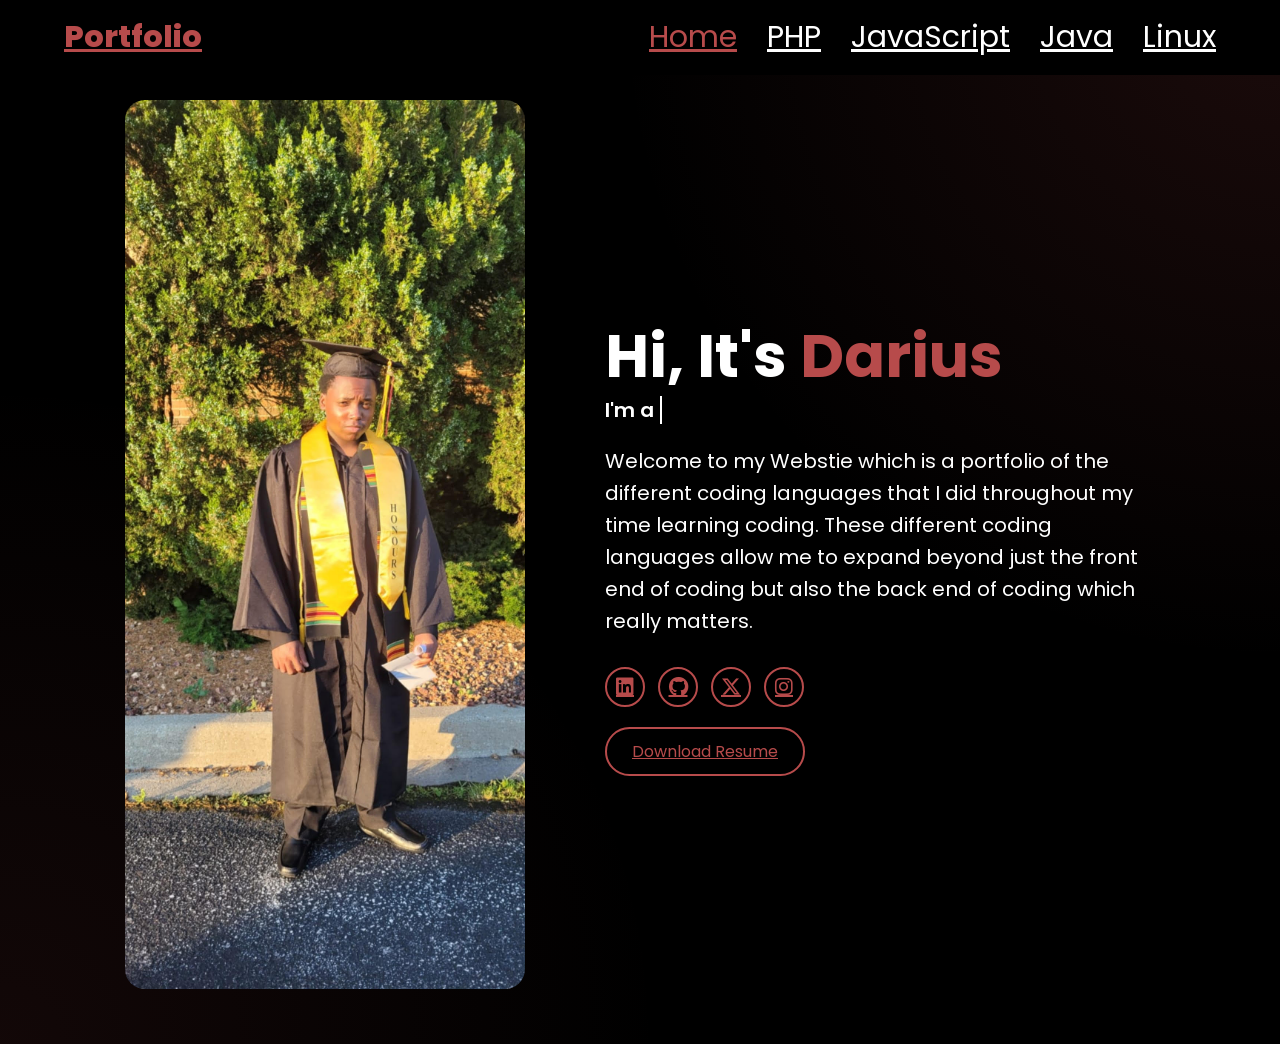
<file: index.html>
<!DOCTYPE html>
<html lang="en">
<head>
    <meta charset="UTF-8">
    <meta name="viewport" content="width=device-width, initial-scale=1.0">
    <link rel="stylesheet" href="https://cdnjs.cloudflare.com/ajax/libs/font-awesome/6.5.2/css/all.min.css">
    <link rel="stylesheet" href="style.css">
    <title>Portfolio Website</title>
</head>
<body>
    <header>
        <a href="#"class="logo">Portfolio</a>

        <nav>
        <a href="#" class="active">Home</a>
        <a href="php.html">PHP</a>
        <a href="#">JavaScript</a>
        <a href="#">Java</a>
        <a href="#">Linux</a>
        </nav>
    </header>
    <section class="home">
        <div class="home-img">
            <img src="GRAD.jpg" alt="">
        </div>
        <div class="home-content">
            <h1>Hi, It's<span> Darius</span></h1>
            <h3 class="typing-text">I'm a <span></span></h3>
            <p>Welcome to my Webstie which is a portfolio of the different coding languages that I did throughout my time learning coding. These different coding languages 
                allow me to expand beyond just the front end of coding but also the back end of coding which really matters.</p>
            <div class="social-icons">
                <a href="#"><i class="fa-brands fa-linkedin"></i></a>
                <a href="#"><i class="fa-brands fa-github"></i></a>
                <a href="#"><i class="fa-brands fa-x-twitter"></i></a>
                <a href="#"><i class="fa-brands fa-instagram"></i></a>
            </div>
            <a href="#" class="btn">Download Resume</a>
        </div>
    </section>
    <script>
const links = document.querySelectorAll("nav a");

links.forEach(link => {
    link.addEventListener("click", function () {

        // remove active from all
        links.forEach(l => l.classList.remove("active"));

        // add active to clicked one
        this.classList.add("active");
    });
});
</script>
</body>
</html>
</file>
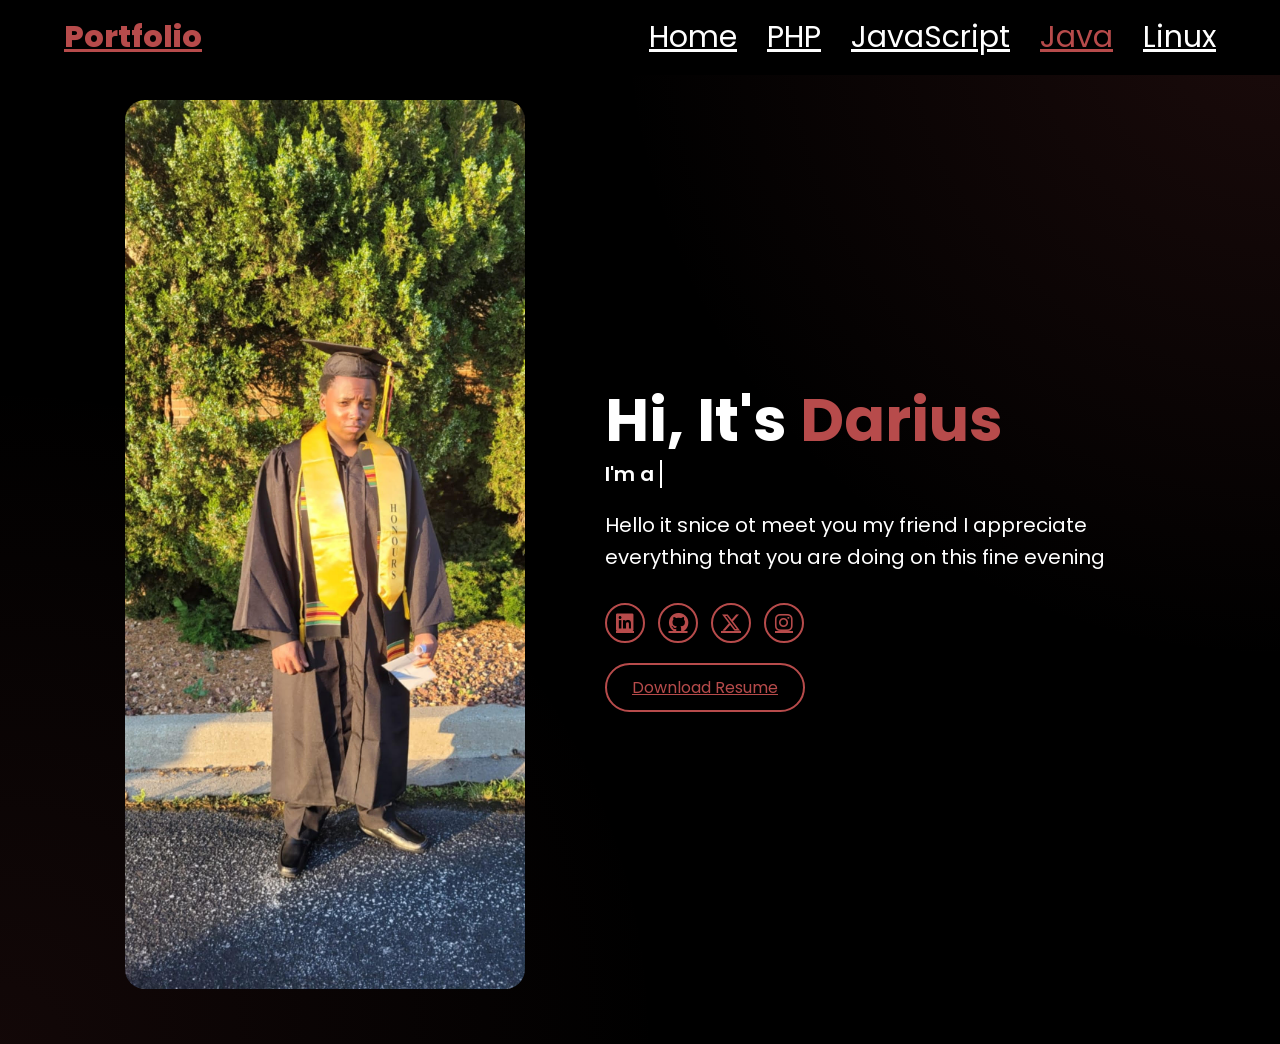
<file: java.html>
<!DOCTYPE html>
<html lang="en">
<head>
    <meta charset="UTF-8">
    <meta name="viewport" content="width=device-width, initial-scale=1.0">
    <link rel="stylesheet" href="https://cdnjs.cloudflare.com/ajax/libs/font-awesome/6.5.2/css/all.min.css">
    <link rel="stylesheet" href="style.css">
    <title>Portfolio Website</title>
</head>
<body>
    <header>
        <a href="#"class="logo">Portfolio</a>

        <nav>
        <a href="index.html">Home</a>
        <a href="php.html">PHP</a>
        <a href="javascript.html">JavaScript</a>
        <a href="java.html" class="active">Java</a>
        <a href="linux.html">Linux</a>
        </nav>
    </header>
    <section class="home">
        <div class="home-img">
            <img src="GRAD.jpg" alt="">
        </div>
        <div class="home-content">
            <h1>Hi, It's<span> Darius</span></h1>
            <h3 class="typing-text">I'm a <span></span></h3>
            <p>Hello it snice ot meet you my friend I appreciate everything that you are doing on this fine evening</p>
            <div class="social-icons">
                <a href="#"><i class="fa-brands fa-linkedin"></i></a>
                <a href="#"><i class="fa-brands fa-github"></i></a>
                <a href="#"><i class="fa-brands fa-x-twitter"></i></a>
                <a href="#"><i class="fa-brands fa-instagram"></i></a>
            </div>
            <a href="#" class="btn">Download Resume</a>
        </div>
    </section>
</body>
</html>
</file>
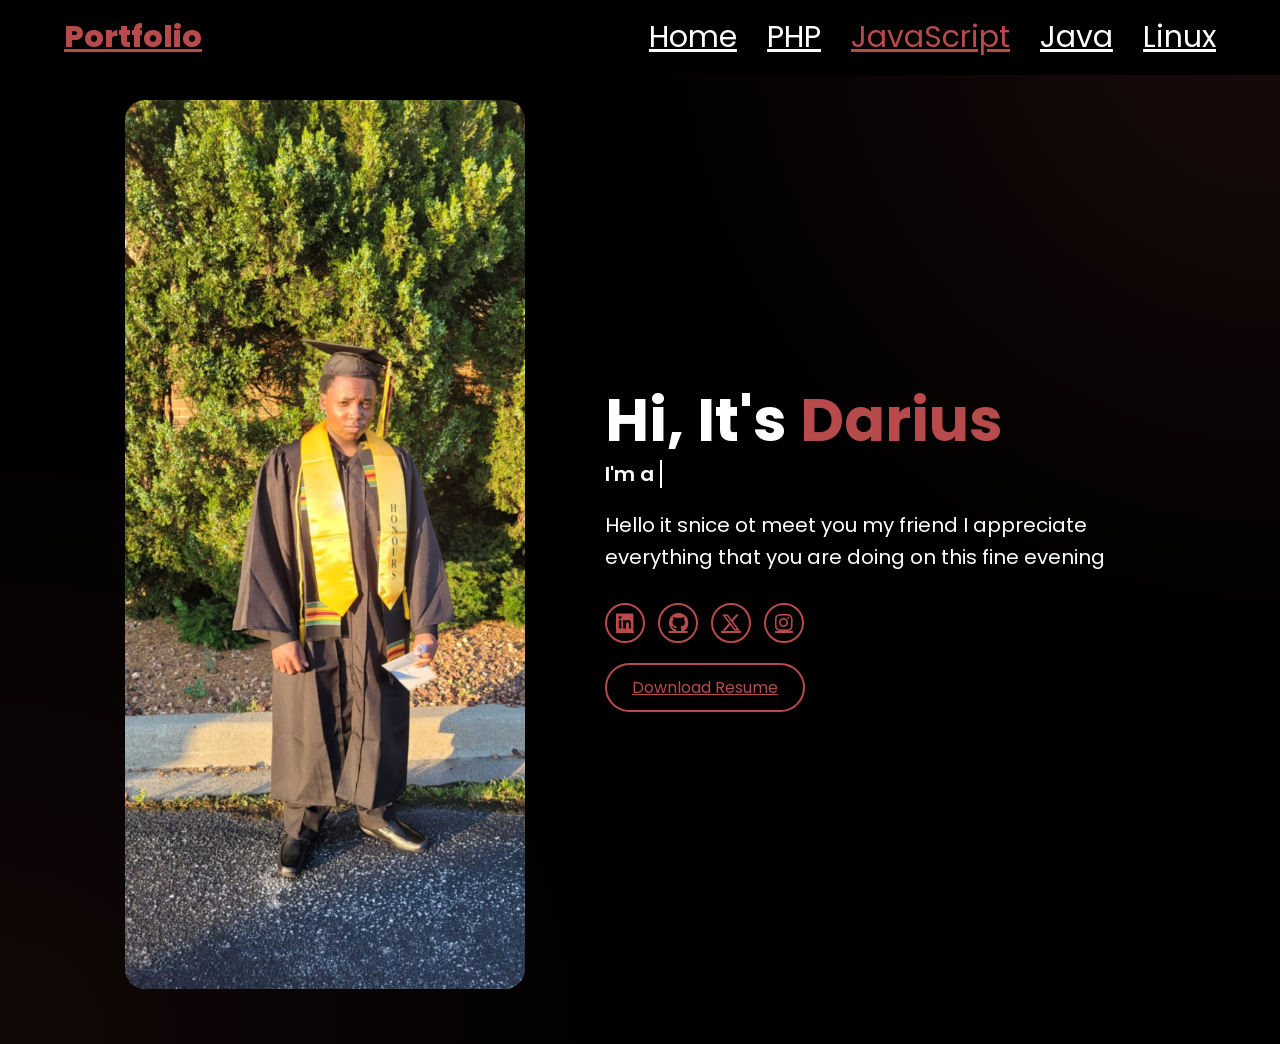
<file: javascript.html>
<!DOCTYPE html>
<html lang="en">
<head>
    <meta charset="UTF-8">
    <meta name="viewport" content="width=device-width, initial-scale=1.0">
    <link rel="stylesheet" href="https://cdnjs.cloudflare.com/ajax/libs/font-awesome/6.5.2/css/all.min.css">
    <link rel="stylesheet" href="style.css">
    <title>Portfolio Website</title>
</head>
<body>
    <header>
        <a href="#"class="logo">Portfolio</a>

        <nav>
        <a href="index.html">Home</a>
        <a href="php.html">PHP</a>
        <a href="javascript.html" class="active">JavaScript</a>
        <a href="java.html">Java</a>
        <a href="linux.html">Linux</a>
        </nav>
    </header>
    <section class="home">
        <div class="home-img">
            <img src="GRAD.jpg" alt="">
        </div>
        <div class="home-content">
            <h1>Hi, It's<span> Darius</span></h1>
            <h3 class="typing-text">I'm a <span></span></h3>
            <p>Hello it snice ot meet you my friend I appreciate everything that you are doing on this fine evening</p>
            <div class="social-icons">
                <a href="#"><i class="fa-brands fa-linkedin"></i></a>
                <a href="#"><i class="fa-brands fa-github"></i></a>
                <a href="#"><i class="fa-brands fa-x-twitter"></i></a>
                <a href="#"><i class="fa-brands fa-instagram"></i></a>
            </div>
            <a href="#" class="btn">Download Resume</a>
        </div>
    </section>
</body>
</html>
</file>
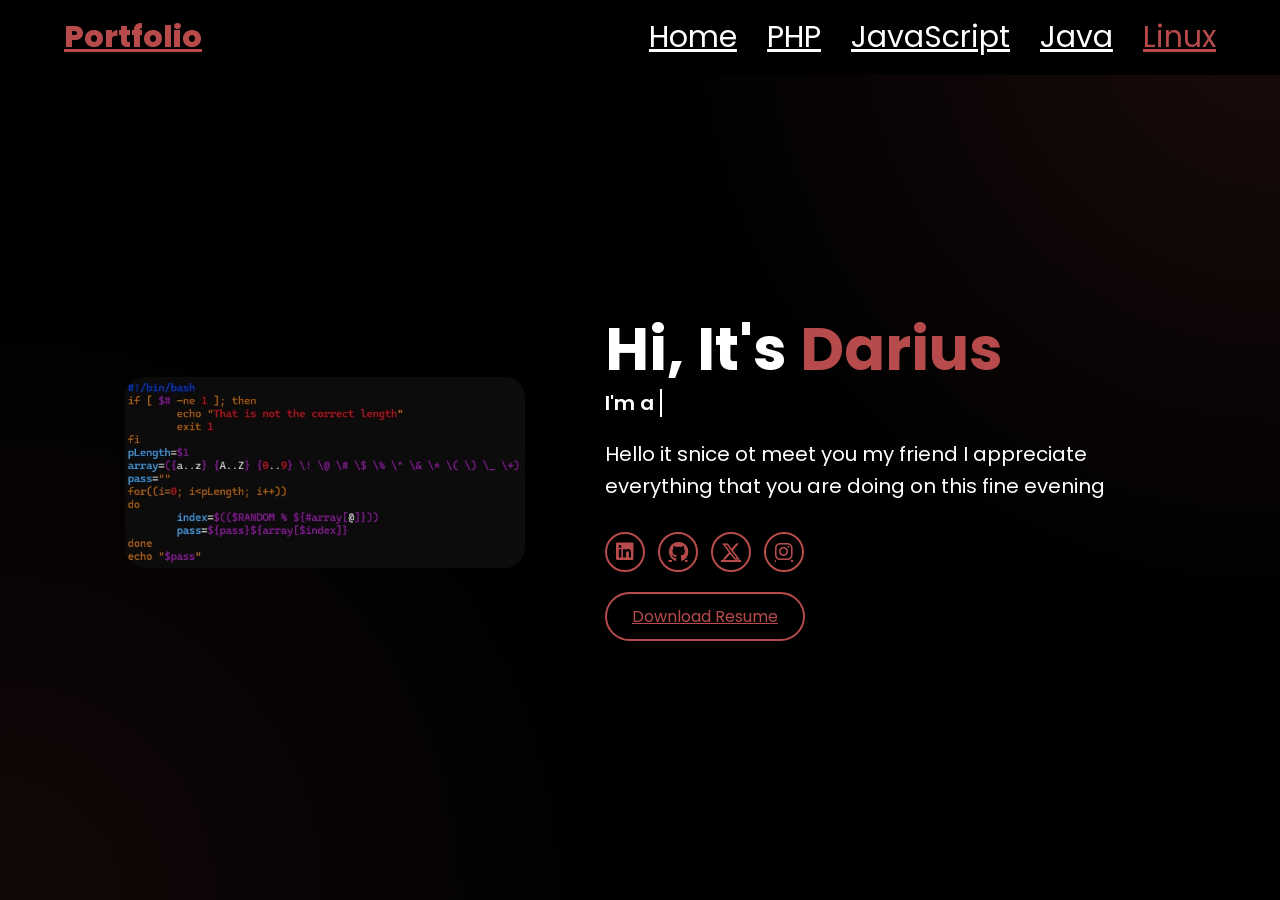
<file: linux.html>
<!DOCTYPE html>
<html lang="en">
<head>
    <meta charset="UTF-8">
    <meta name="viewport" content="width=device-width, initial-scale=1.0">
    <link rel="stylesheet" href="https://cdnjs.cloudflare.com/ajax/libs/font-awesome/6.5.2/css/all.min.css">
    <link rel="stylesheet" href="style.css">
    <title>Portfolio Website</title>
</head>
<body>
    <header>
        <a href="#"class="logo">Portfolio</a>

        <nav>
        <a href="index.html">Home</a>
        <a href="php.html">PHP</a>
        <a href="javascript.html">JavaScript</a>
        <a href="java.html">Java</a>
        <a href="linux.html" class="active">Linux</a>
        </nav>
    </header>
    <section class="home">
        <div class="home-img">
            <img src="linux.jpg" alt="">
        </div>
        <div class="home-content">
            <h1>Hi, It's<span> Darius</span></h1>
            <h3 class="typing-text">I'm a <span></span></h3>
            <p>Hello it snice ot meet you my friend I appreciate everything that you are doing on this fine evening</p>
            <div class="social-icons">
                <a href="#"><i class="fa-brands fa-linkedin"></i></a>
                <a href="#"><i class="fa-brands fa-github"></i></a>
                <a href="#"><i class="fa-brands fa-x-twitter"></i></a>
                <a href="#"><i class="fa-brands fa-instagram"></i></a>
            </div>
            <a href="#" class="btn">Download Resume</a>
        </div>
    </section>
</body>
</html>
</file>
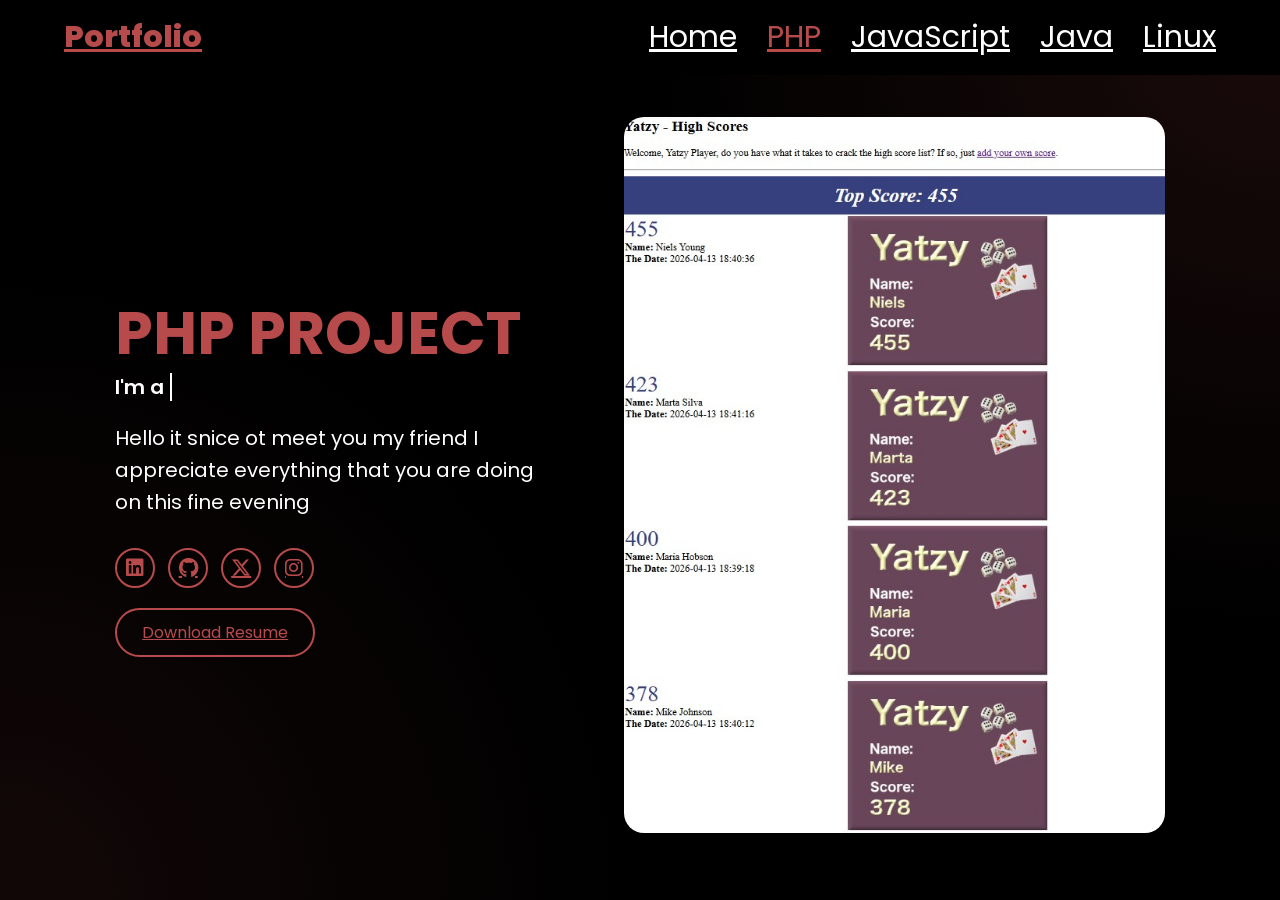
<file: php.html>
<!DOCTYPE html>
<html lang="en">
<head>
    <meta charset="UTF-8">
    <meta name="viewport" content="width=device-width, initial-scale=1.0">
    <link rel="stylesheet" href="https://cdnjs.cloudflare.com/ajax/libs/font-awesome/6.5.2/css/all.min.css">
    <link rel="stylesheet" href="style.css">
    <title>Portfolio Website</title>
</head>
<body>
    <header>
        <a href="#"class="logo">Portfolio</a>

        <nav>
        <a href="index.html">Home</a>
        <a href="php.html" class="active">PHP</a>
        <a href="javascript.html">JavaScript</a>
        <a href="java.html">Java</a>
        <a href="linux.html">Linux</a>
        </nav>
    </header>
    <section class="home">
        <div class="home-img-php">
            <img src="Yatzy.jpg" alt="">
        </div>
        <div class="home-content">
            <h1><span>PHP PROJECT</span></h1>
            <h3 class="typing-text">I'm a <span></span></h3>
            <p>Hello it snice ot meet you my friend I appreciate everything that you are doing on this fine evening</p>
            <div class="social-icons">
                <a href="#"><i class="fa-brands fa-linkedin"></i></a>
                <a href="#"><i class="fa-brands fa-github"></i></a>
                <a href="#"><i class="fa-brands fa-x-twitter"></i></a>
                <a href="#"><i class="fa-brands fa-instagram"></i></a>
            </div>
            <a href="#" class="btn">Download Resume</a>
        </div>
    </section>
</body>
</html>
</file>
<file: style.css>
/* GOOGLE FONT */
@import url('https://fonts.googleapis.com/css2?family=Poppins:wght@100;200;300;400;500;600&display=swap');

/* RESET */
*{
    margin: 0;
    padding: 0;
    box-sizing: border-box;
    font-family: 'Poppins', sans-serif;
}

html{
    font-size: 62.5%;
}

body{
    background-color: black;
    color: white;
    overflow-x: hidden;
    background: radial-gradient(circle at top right, rgba(183,75,75,0.15), transparent 40%), radial-gradient(circle at bottom left, rgba(183,75,75,0.1), transparent 40%), #000; color: white; overflow-x: hidden;
}

/* =========================
   HEADER (FIXED TOP NAV)
========================= */
header{
    position: fixed;
    top: 0;
    left: 0;
    width: 100%;
    padding: 1.5rem 5%;
    display: flex;
    justify-content: space-between;
    align-items: center;
    background: black;
    z-index: 100;
}

/* LOGO */
.logo{
    font-size: 3rem;
    color: #b74b4b;
    font-weight: 800;
}

/* NAV (ALWAYS TOP) */
nav{
    display: flex;
    gap: 3rem;
}

nav a{
    font-size: 3rem;
    color: white;
    transition: 0.3s;
}

nav a:hover,
nav a.active{
    color:#b74b4b;
}

/* =========================
   SECTION
========================= */
section{
    min-height: 100vh;
    padding: 10rem 9% 5rem;
}

/* HOME LAYOUT */
.home{
    display: flex;
    align-items: center;
    justify-content: center;
    gap: 8rem;
}

/* TEXT */
.home-content h1{
    font-size: 6rem;
    line-height: 1.3;
}

.home-content h3{
    font-size: 4rem;
    margin-bottom: 1rem;
    font-size: 2rem;
}

.home-content p{
    margin-top: 2rem;
    font-size: 1.8rem;
    line-height: 1.6;
    max-width: 550px;
    font-size: 2rem;
}

span{
    color: #b74b4b;
}

/* IMAGE */
.home-img img{
    width: 100%;
    max-width: 400px;
    height: auto;
    border-radius: 2rem;
}

.home-img-php img{
    width: 100%;
    max-width: 700px;
    height: auto;
    border-radius: 2rem;
    display: flex;
    flex-direction: row-reverse;
}

.home-img-php{
    order: 2;
}

.home-content{
    order: 1;
}

/* SOCIAL ICONS */
.social-icons a{
    display: inline-flex;
    justify-content: center;
    align-items: center;
    width: 4rem;
    height: 4rem;
    border: 0.2rem solid #b74b4b;
    font-size: 2rem;
    border-radius: 50%;
    margin: 3rem 1rem 0 0;
    color: #b74b4b;
    transition: 0.3s;
}

.social-icons a:hover{
    background-color: #b74b4b;
    color: black;
}

/* BUTTON */
.btn{
    display: inline-block;
    margin-top: 2rem;
    padding: 1rem 2.5rem;
    border-radius: 4rem;
    font-size: 1.6rem;
    color: #b74b4b;
    border: 2px solid #b74b4b;
    transition: 0.3s;
}

.btn:hover{
    background-color: #b74b4b;
    color: black;
}

/* =========================
   TYPING ANIMATION
========================= */

/* BASE TEXT STYLES */
.typing-text,
.typing-text-javascript,
.typing-text-php,
.typing-text-java,
.typing-text-linux{
    font-size: 3.4rem;
    font-weight: 600;
}

.typing-text span,
.typing-text-javascript span,
.typing-text-php span,
.typing-text-java span,
.typing-text-linux span{
    position: relative;
}

/* MAIN WORDS */
.typing-text span::before{
    content: "";
    color: #b74b4b;
    animation: words 12s infinite;
}

/* JAVASCRIPT */
.typing-text-javascript span::before{
    content: "";
    color: #b74b4b;
    animation: wordsJavaScript 12s infinite;
}

/* PHP */
.typing-text-php span::before{
    content: "";
    color: #b74b4b;
    animation: wordsPhp 12s infinite;
}

/* JAVA */
.typing-text-java span::before{
    content: "";
    color: #b74b4b;
    animation: wordsJava 12s infinite;
}

/* LINUX */
.typing-text-linux span::before{
    content: "";
    color: #b74b4b;
    animation: wordsLinux 12s infinite;
}

/* CURSOR (BLINKING) */
.typing-text span::after,
.typing-text-javascript span::after,
.typing-text-php span::after,
.typing-text-java span::after,
.typing-text-linux span::after{
    content: "";
    position: absolute;
    right: -8px;
    top: 0;
    width: 2px;
    height: 100%;
    background-color: white;
    animation: cursor 0.7s infinite;
}

/* =========================
   KEYFRAMES
========================= */

/* CURSOR */
@keyframes cursor{
    0%{ opacity: 1; }
    50%{ opacity: 0; }
    100%{ opacity: 1; }
}

/* MAIN WORD SWITCH */
@keyframes words{
    0%, 20%{ content: "Web Developer"; }
    21%, 40%{ content: "Software Developer"; }
    41%, 60%{ content: "Web Designer"; }
    61%, 80%{ content: "Script Writer"; }
    81%, 100%{ content: "Programmer"; }
}

/* JAVASCRIPT */
@keyframes wordsJavaScript{
    0%, 33%{ content: "Classes"; }
    34%, 66%{ content: "Selectors"; }
    67%, 100%{ content: "Designs"; }
}

/* PHP */
@keyframes wordsPhp{
    0%, 33%{ content: "HTML"; }
    34%, 66%{ content: "CSS"; }
    67%, 100%{ content: "SQL"; }
}

/* JAVA */
@keyframes wordsJava{
    0%, 33%{ content: "Classes"; }
    34%, 66%{ content: "Selectors"; }
    67%, 100%{ content: "Designs"; }
}

/* LINUX */
@keyframes wordsLinux{
    0%, 33%{ content: "Scripting"; }
    34%, 66%{ content: "SSH"; }
    67%, 100%{ content: "SFTP"; }
}


/* =========================
   TABLET
========================= */
@media (max-width: 995px){

    header{
        flex-direction: column;
        gap: 1rem;
    }

    nav{
        flex-wrap: wrap;
        justify-content: center;
        gap: 1.5rem;
    }

    .home{
        gap: 4rem;
    }

    .home-content h1{
        font-size: 4.5rem;
    }

    .home-content h3{
        font-size: 3rem;
    }
}

/* =========================
   PHONE
========================= */
@media (max-width: 768px){

    html{
        font-size: 50%;
    }

    section{
        padding: 10rem 5% 5rem;
    }

    .home{
        flex-direction: column;
        text-align: center;
    }

    .home-img img{
        max-width: 250px;
    }

    .home-img-php img{
        max-width: 250px;
        margin-top: 10rem;
    }

    .home-content h1{
        font-size: 3.5rem;
        margin-top: 15rem;
    }

    .home-content h3{
        font-size: 2.2rem;
    }

    .home-content p{
        font-size: 1.6rem;
    }

    .typing-text{
        font-size: 2.2rem;
    }

    .social-icons{
        justify-content: center;
    }
}

/* =========================
   SMALL PHONE
========================= */
@media (max-width: 480px){

    .home-content h1{
        font-size: 3rem;
    }

    .home-content h3{
        font-size: 2rem;
    }

    .home-img img{
        max-width: 200px;
    }

    .home-img-php img{
        max-width: 200px;
        margin-top: 10rem;
    }
}
</file>
